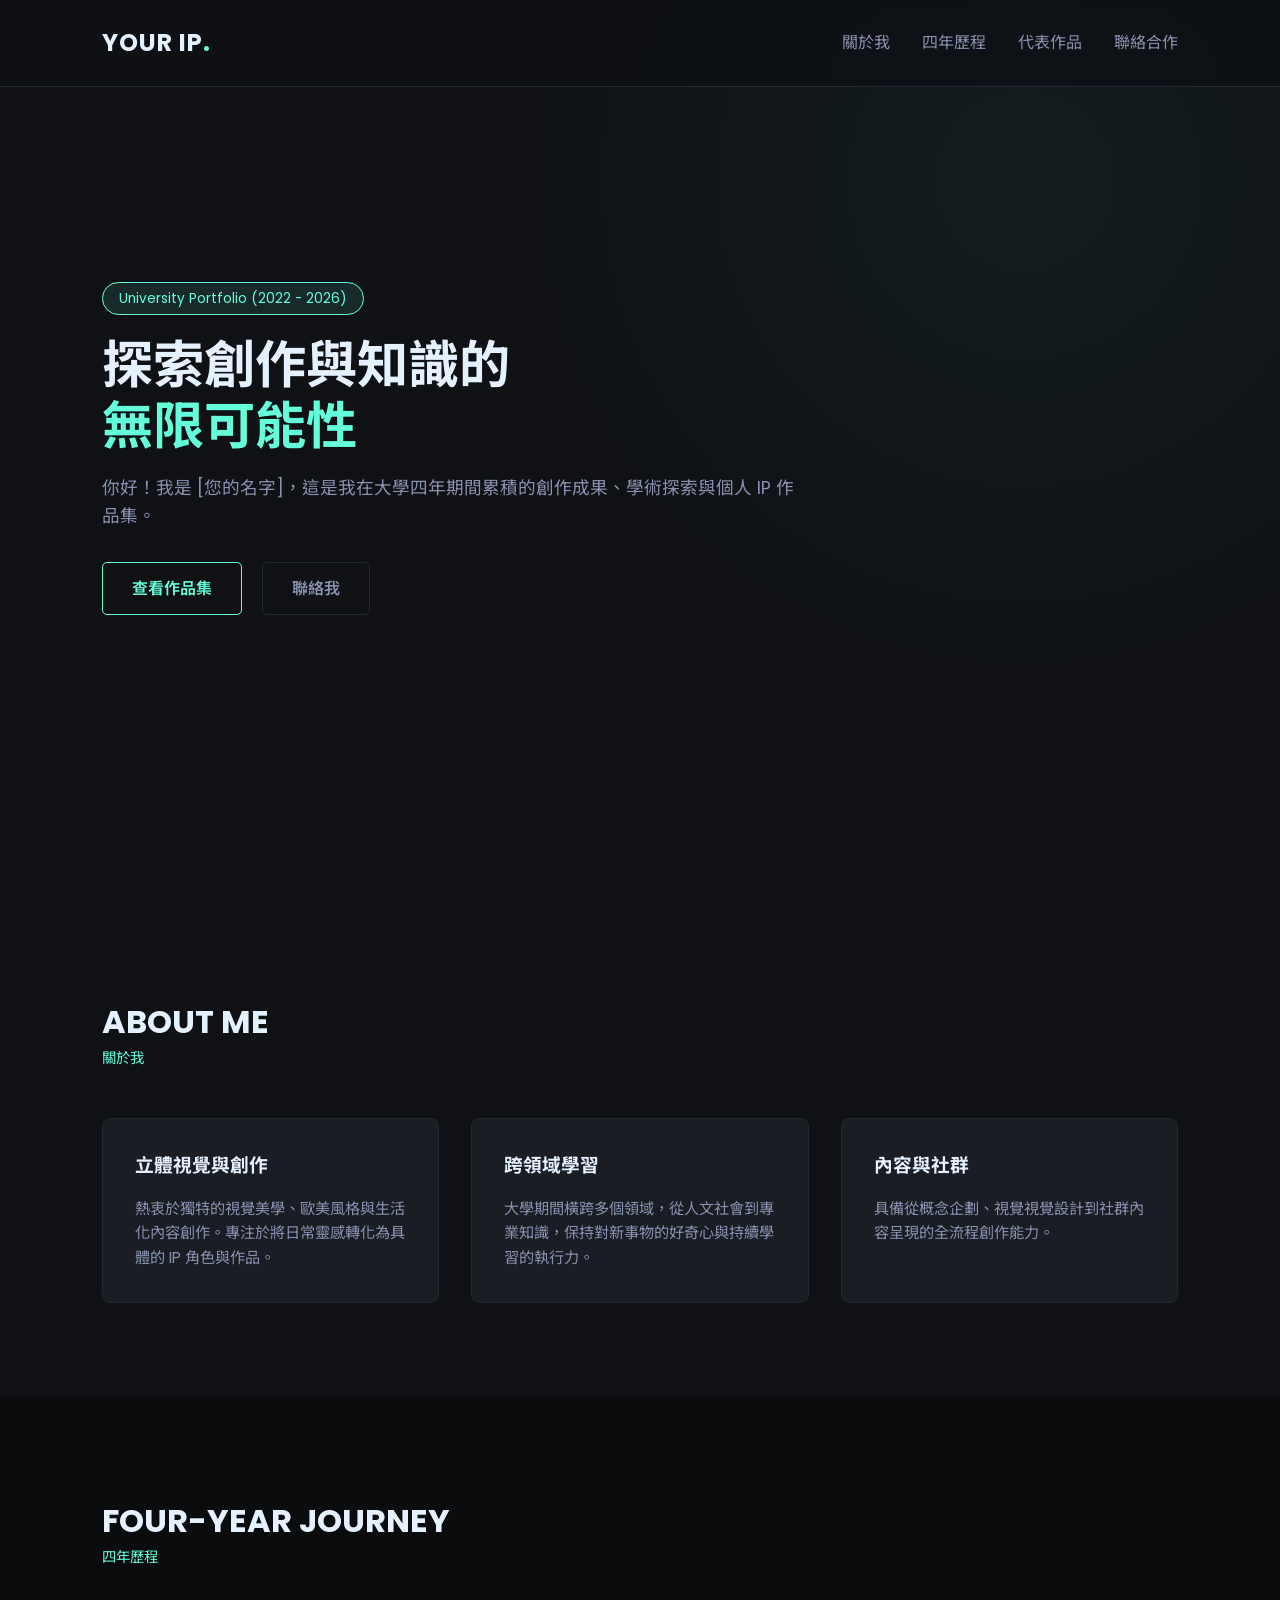
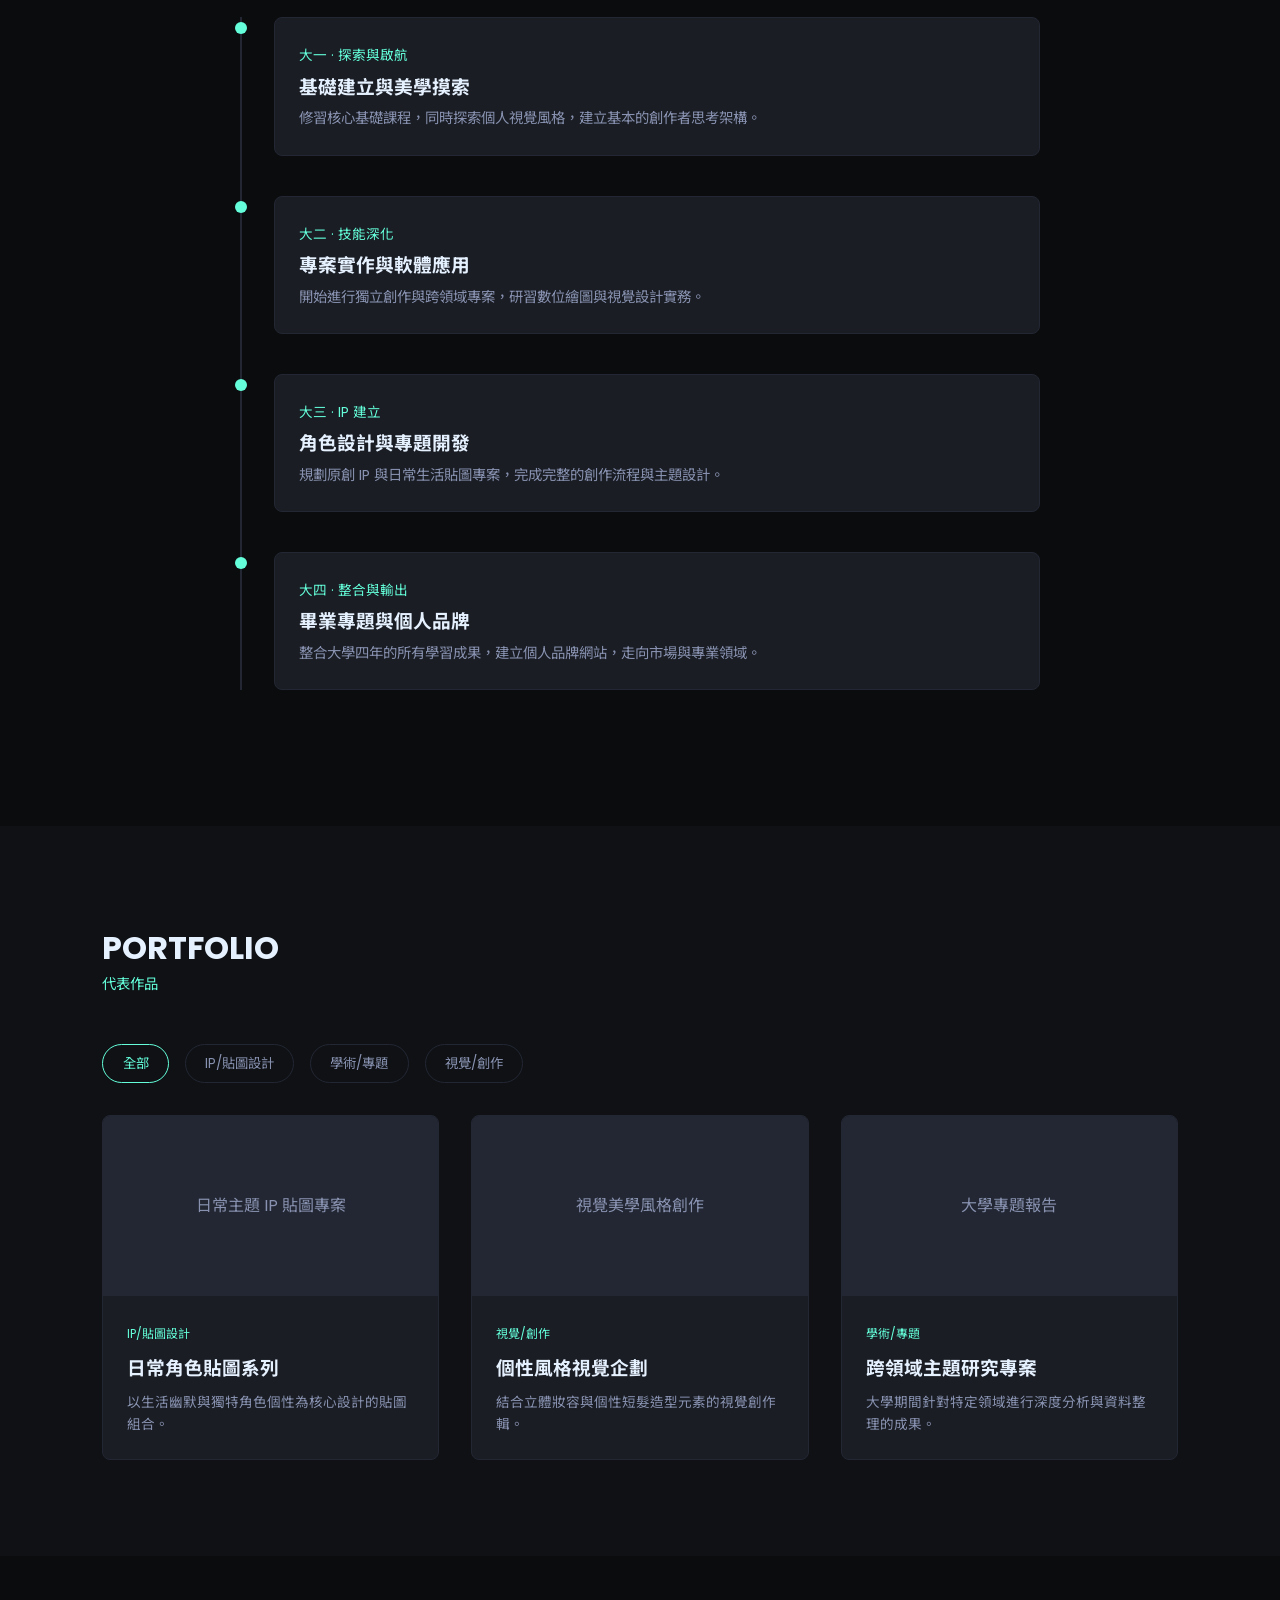
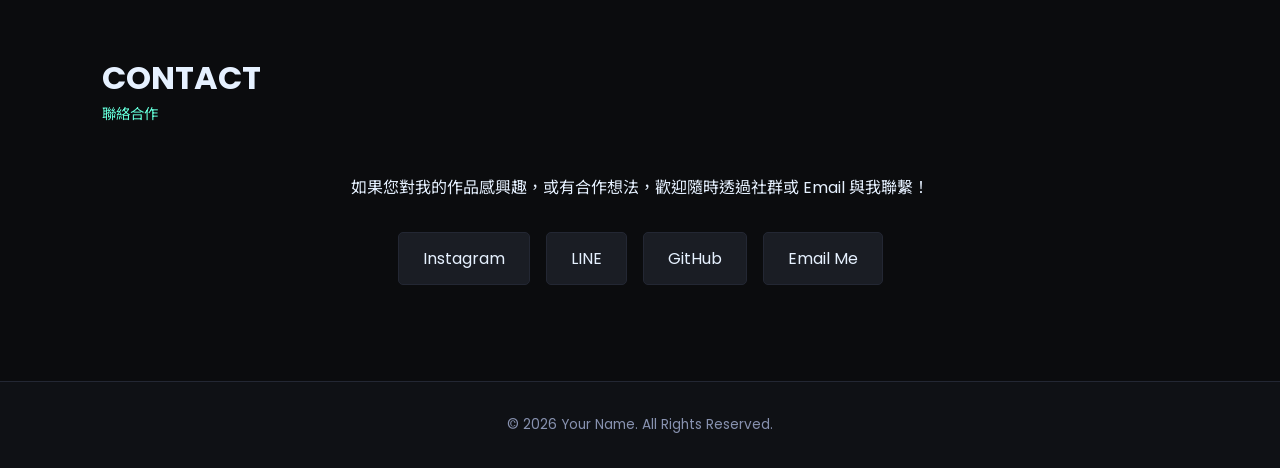
<file: index.html>
<!DOCTYPE html>
<html lang="zh-TW">
<head>
    <meta charset="UTF-8">
    <meta name="viewport" content="width=device-width, initial-scale=1.0">
    <title>My University Journey | 個人 IP 成果展</title>
    <link rel="stylesheet" href="style.css">
    <!-- Google Fonts 載入好看的字型 -->
    <link rel="preconnect" href="https://fonts.googleapis.com">
    <link rel="preconnect" href="https://fonts.gstatic.com" crossorigin>
    <link href="https://fonts.googleapis.com/css2?family=Noto+Sans+TC:wght@300;400;700&family=Poppins:wght@400;600;700&display=swap" rel="stylesheet">
</head>
<body>

    <!-- 導覽列 -->
    <nav class="navbar">
        <div class="logo">YOUR IP<span>.</span></div>
        <ul class="nav-links">
            <li><a href="#about">關於我</a></li>
            <li><a href="#timeline">四年歷程</a></li>
            <li><a href="#portfolio">代表作品</a></li>
            <li><a href="#contact">聯絡合作</a></li>
        </ul>
    </nav>

    <!-- 首頁 Hero Section -->
    <section id="hero" class="hero">
        <div class="hero-content">
            <span class="badge">University Portfolio (2022 - 2026)</span>
            <h1>探索創作與知識的<br><span class="highlight">無限可能性</span></h1>
            <p>你好！我是 [您的名字]，這是我在大學四年期間累積的創作成果、學術探索與個人 IP 作品集。</p>
            <div class="hero-buttons">
                <a href="#portfolio" class="btn primary-btn">查看作品集</a>
                <a href="#contact" class="btn secondary-btn">聯絡我</a>
            </div>
        </div>
    </section>

    <!-- 關於我 About Section -->
    <section id="about" class="section">
        <h2 class="section-title">ABOUT ME<span>關於我</span></h2>
        <div class="about-container">
            <div class="about-card">
                <h3>立體視覺與創作</h3>
                <p>熱衷於獨特的視覺美學、歐美風格與生活化內容創作。專注於將日常靈感轉化為具體的 IP 角色與作品。</p>
            </div>
            <div class="about-card">
                <h3>跨領域學習</h3>
                <p>大學期間橫跨多個領域，從人文社會到專業知識，保持對新事物的好奇心與持續學習的執行力。</p>
            </div>
            <div class="about-card">
                <h3>內容與社群</h3>
                <p>具備從概念企劃、視覺視覺設計到社群內容呈現的全流程創作能力。</p>
            </div>
        </div>
    </section>

    <!-- 四年歷程 Timeline Section -->
    <section id="timeline" class="section dark-bg">
        <h2 class="section-title">FOUR-YEAR JOURNEY<span>四年歷程</span></h2>
        <div class="timeline">
            <div class="timeline-item">
                <div class="timeline-dot"></div>
                <div class="timeline-content">
                    <span class="year">大一 · 探索與啟航</span>
                    <h3>基礎建立與美學摸索</h3>
                    <p>修習核心基礎課程，同時探索個人視覺風格，建立基本的創作者思考架構。</p>
                </div>
            </div>
            <div class="timeline-item">
                <div class="timeline-dot"></div>
                <div class="timeline-content">
                    <span class="year">大二 · 技能深化</span>
                    <h3>專案實作與軟體應用</h3>
                    <p>開始進行獨立創作與跨領域專案，研習數位繪圖與視覺設計實務。</p>
                </div>
            </div>
            <div class="timeline-item">
                <div class="timeline-dot"></div>
                <div class="timeline-content">
                    <span class="year">大三 · IP 建立</span>
                    <h3>角色設計與專題開發</h3>
                    <p>規劃原創 IP 與日常生活貼圖專案，完成完整的創作流程與主題設計。</p>
                </div>
            </div>
            <div class="timeline-item">
                <div class="timeline-dot"></div>
                <div class="timeline-content">
                    <span class="year">大四 · 整合與輸出</span>
                    <h3>畢業專題與個人品牌</h3>
                    <p>整合大學四年的所有學習成果，建立個人品牌網站，走向市場與專業領域。</p>
                </div>
            </div>
        </div>
    </section>

    <!-- 代表作品 Portfolio Section -->
    <section id="portfolio" class="section">
        <h2 class="section-title">PORTFOLIO<span>代表作品</span></h2>
        
        <!-- 分類篩選按鈕 -->
        <div class="filter-buttons">
            <button class="filter-btn active" data-filter="all">全部</button>
            <button class="filter-btn" data-filter="ip">IP/貼圖設計</button>
            <button class="filter-btn" data-filter="academic">學術/專題</button>
            <button class="filter-btn" data-filter="visual">視覺/創作</button>
        </div>

        <div class="portfolio-grid">
            <!-- 作品卡片 1 -->
            <div class="portfolio-card" data-category="ip">
                <div class="card-img">
                    <div class="img-placeholder">日常主題 IP 貼圖專案</div>
                </div>
                <div class="card-info">
                    <span class="tag">IP/貼圖設計</span>
                    <h3>日常角色貼圖系列</h3>
                    <p>以生活幽默與獨特角色個性為核心設計的貼圖組合。</p>
                </div>
            </div>

            <!-- 作品卡片 2 -->
            <div class="portfolio-card" data-category="visual">
                <div class="card-img">
                    <div class="img-placeholder">視覺美學風格創作</div>
                </div>
                <div class="card-info">
                    <span class="tag">視覺/創作</span>
                    <h3>個性風格視覺企劃</h3>
                    <p>結合立體妝容與個性短髮造型元素的視覺創作輯。</p>
                </div>
            </div>

            <!-- 作品卡片 3 -->
            <div class="portfolio-card" data-category="academic">
                <div class="card-img">
                    <div class="img-placeholder">大學專題報告</div>
                </div>
                <div class="card-info">
                    <span class="tag">學術/專題</span>
                    <h3>跨領域主題研究專案</h3>
                    <p>大學期間針對特定領域進行深度分析與資料整理的成果。</p>
                </div>
            </div>
        </div>
    </section>

    <!-- 聯絡 Contact Section -->
    <section id="contact" class="section dark-bg">
        <h2 class="section-title">CONTACT<span>聯絡合作</span></h2>
        <div class="contact-container">
            <p>如果您對我的作品感興趣，或有合作想法，歡迎隨時透過社群或 Email 與我聯繫！</p>
            <div class="social-links">
                <a href="#" class="social-btn">Instagram</a>
                <a href="#" class="social-btn">LINE</a>
                <a href="#" class="social-btn">GitHub</a>
                <a href="mailto:your-email@gmail.com" class="social-btn">Email Me</a>
            </div>
        </div>
    </section>

    <!-- 頁尾 -->
    <footer>
        <p>&copy; 2026 Your Name. All Rights Reserved.</p>
    </footer>

    <script src="script.js"></script>
</body>
</html>
</file>
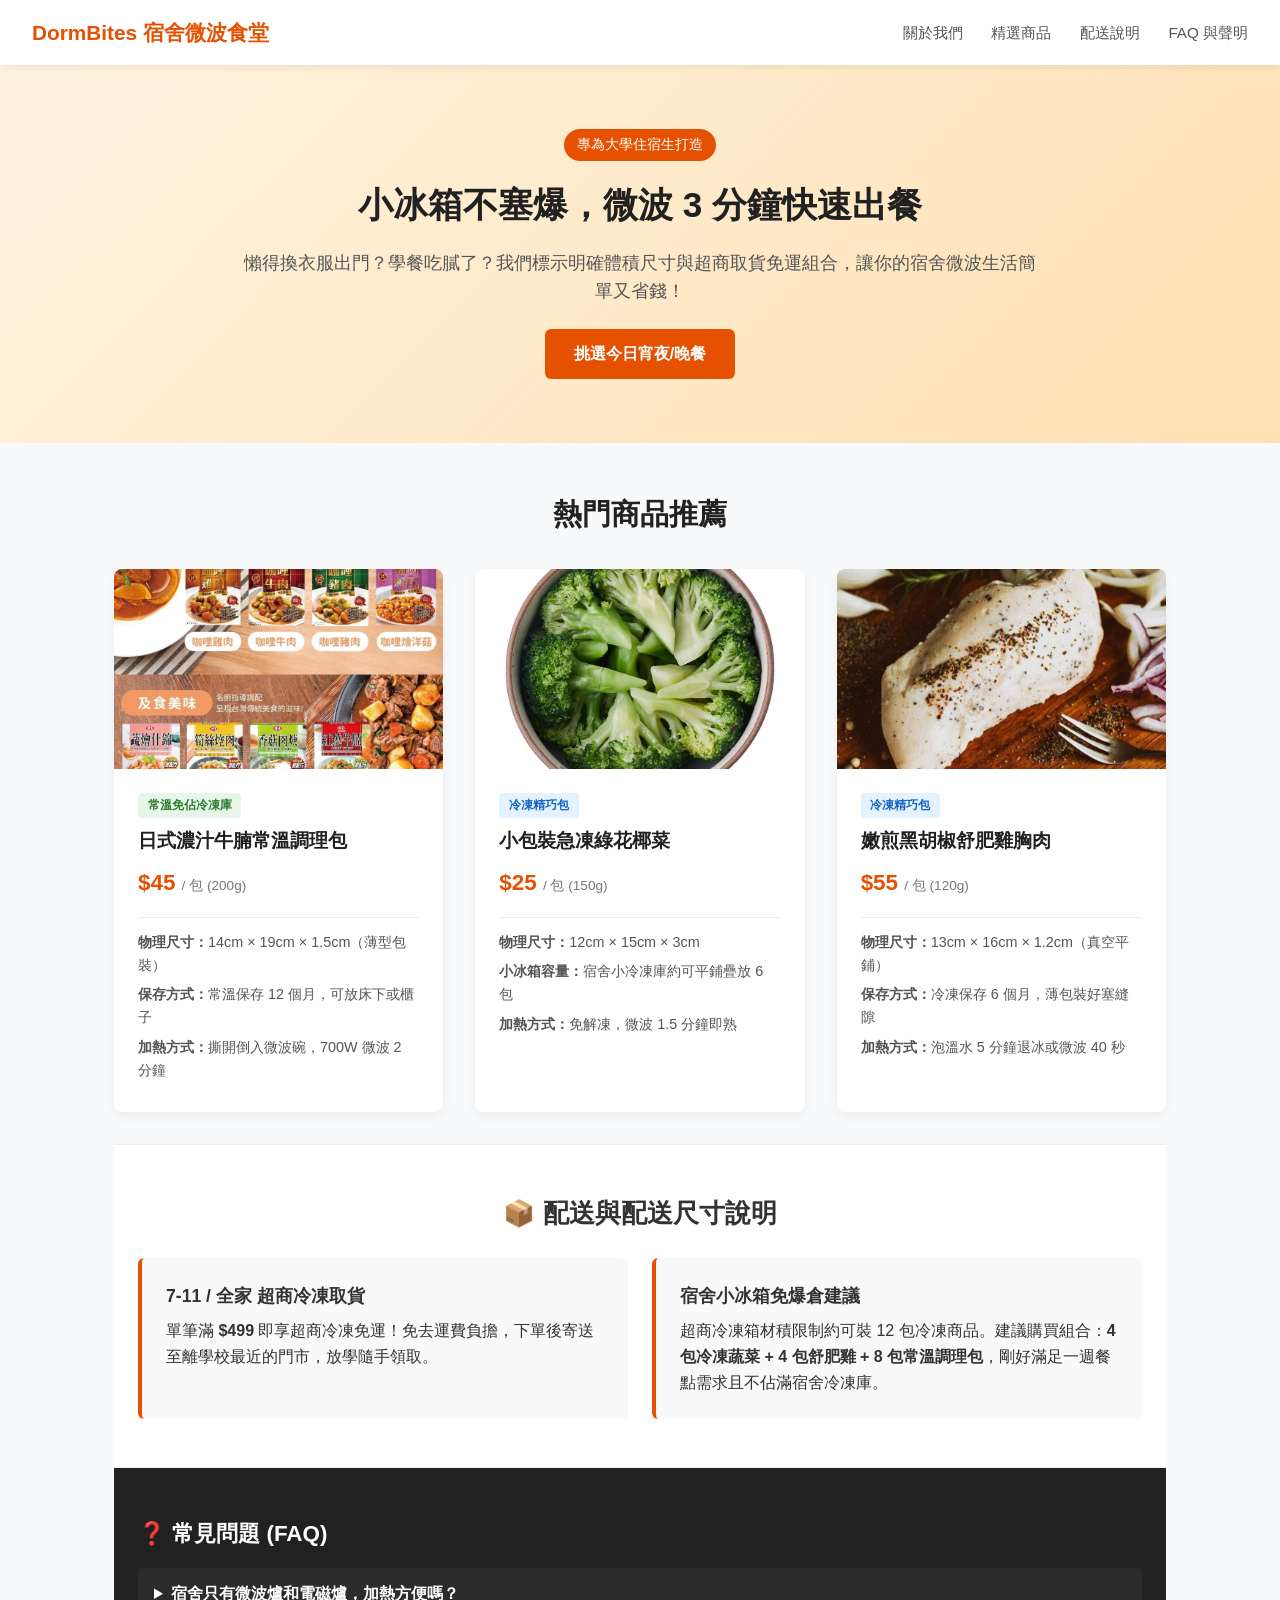
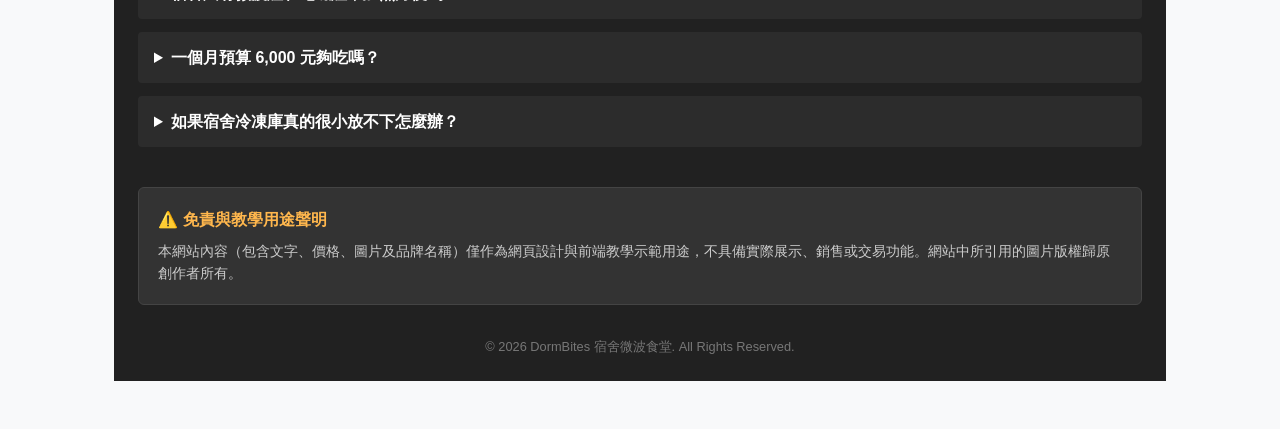
<file: 123/index.html>
<!-- index.html -->
<!DOCTYPE html>
<html lang="zh-TW">
<head>
  <meta charset="UTF-8">
  <meta name="viewport" content="width=device-width, initial-scale=1.0">
  <title>宿舍微波食堂 DormBites - 小冰箱友善的常溫與冷凍料理包</title>
  <link rel="stylesheet" href="style.css">
</head>
<body>

  <!-- 品牌主視覺與導覽 -->
  <header class="navbar">
    <div class="logo">DormBites 宿舍微波食堂</div>
    <nav class="nav-links">
      <a href="#about">關於我們</a>
      <a href="#products">精選商品</a>
      <a href="#shipping">配送說明</a>
      <a href="#faq">FAQ 與聲明</a>
    </nav>
  </header>

  <section class="hero" id="about">
    <div class="hero-content">
      <span class="hero-badge">專為大學住宿生打造</span>
      <h1>小冰箱不塞爆，微波 3 分鐘快速出餐</h1>
      <p>懶得換衣服出門？學餐吃膩了？我們標示明確體積尺寸與超商取貨免運組合，讓你的宿舍微波生活簡單又省錢！</p>
      <a href="#products" class="btn">挑選今日宵夜/晚餐</a>
    </div>
  </section>

  <!-- 至少 3 項商品區域 -->
  <main class="container" id="products">
    <h2 class="section-title">熱門商品推薦</h2>
    <div class="product-grid">

      <!-- 商品 1 -->
      <article class="product-card">
        <img src="images/curry.jpg" alt="日式濃汁牛腩常溫調理包" class="product-img">
        <div class="product-info">
          <span class="tag tag-normal">常溫免佔冷凍庫</span>
          <h3>日式濃汁牛腩常溫調理包</h3>
          <p class="price">$45 <span class="unit">/ 包 (200g)</span></p>
          <ul class="specs">
            <li><strong>物理尺寸：</strong>14cm × 19cm × 1.5cm（薄型包裝）</li>
            <li><strong>保存方式：</strong>常溫保存 12 個月，可放床下或櫃子</li>
            <li><strong>加熱方式：</strong>撕開倒入微波碗，700W 微波 2 分鐘</li>
          </ul>
        </div>
      </article>

      <!-- 商品 2 -->
      <article class="product-card">
        <img src="images/veggies.jpg" alt="小包裝急凍綠花椰菜" class="product-img">
        <div class="product-info">
          <span class="tag tag-frozen">冷凍精巧包</span>
          <h3>小包裝急凍綠花椰菜</h3>
          <p class="price">$25 <span class="unit">/ 包 (150g)</span></p>
          <ul class="specs">
            <li><strong>物理尺寸：</strong>12cm × 15cm × 3cm</li>
            <li><strong>小冰箱容量：</strong>宿舍小冷凍庫約可平鋪疊放 6 包</li>
            <li><strong>加熱方式：</strong>免解凍，微波 1.5 分鐘即熟</li>
          </ul>
        </div>
      </article>

      <!-- 商品 3 -->
      <article class="product-card">
        <img src="images/chicken.jpg" alt="嫩煎黑胡椒舒肥雞胸肉" class="product-img">
        <div class="product-info">
          <span class="tag tag-frozen">冷凍精巧包</span>
          <h3>嫩煎黑胡椒舒肥雞胸肉</h3>
          <p class="price">$55 <span class="unit">/ 包 (120g)</span></p>
          <ul class="specs">
            <li><strong>物理尺寸：</strong>13cm × 16cm × 1.2cm（真空平鋪）</li>
            <li><strong>保存方式：</strong>冷凍保存 6 個月，薄包裝好塞縫隙</li>
            <li><strong>加熱方式：</strong>泡溫水 5 分鐘退冰或微波 40 秒</li>
          </ul>
        </div>
      </article>

    </div>
  </section>

  <!-- 配送說明 -->
  <section class="shipping-section" id="shipping">
    <div class="shipping-card">
      <h2>📦 配送與配送尺寸說明</h2>
      <div class="shipping-grid">
        <div class="shipping-item">
          <h3>7-11 / 全家 超商冷凍取貨</h3>
          <p>單筆滿 <strong>$499</strong> 即享超商冷凍免運！免去運費負擔，下單後寄送至離學校最近的門市，放學隨手領取。</p>
        </div>
        <div class="shipping-item">
          <h3>宿舍小冰箱免爆倉建議</h3>
          <p>超商冷凍箱材積限制約可裝 12 包冷凍商品。建議購買組合：<strong>4 包冷凍蔬菜 + 4 包舒肥雞 + 8 包常溫調理包</strong>，剛好滿足一週餐點需求且不佔滿宿舍冷凍庫。</p>
        </div>
      </div>
    </div>
  </section>

  <!-- FAQ 與教學用途聲明 -->
  <footer class="footer" id="faq">
    <div class="footer-container">
      <div class="faq-section">
        <h2>❓ 常見問題 (FAQ)</h2>
        <details>
          <summary>宿舍只有微波爐和電磁爐，加熱方便嗎？</summary>
          <p>非常方便！所有常溫包皆可隔水加熱或微波；冷凍包裝皆經過預熟處理，只需撕開放入微波碗 1~2 分鐘即可食用。</p>
        </details>
        <details>
          <summary>一個月預算 6,000 元夠吃嗎？</summary>
          <p>我們的常溫包平均單餐約 $45~$80，搭配微波飯與冷凍蔬菜，單餐可控制在 $75 左右，完全落在每月預算內。</p>
        </details>
        <details>
          <summary>如果宿舍冷凍庫真的很小放不下怎麼辦？</summary>
          <p>建議選擇「常溫調理包為主，冷凍商品少量多次」的購買策略，常溫包可直接放在桌下或櫃子裡不占冷凍空間。</p>
        </details>
      </div>

      <div class="disclaimer">
        <h3>⚠️ 免責與教學用途聲明</h3>
        <p>本網站內容（包含文字、價格、圖片及品牌名稱）僅作為網頁設計與前端教學示範用途，不具備實際展示、銷售或交易功能。網站中所引用的圖片版權歸原創作者所有。</p>
      </div>
      <p class="copyright">&copy; 2026 DormBites 宿舍微波食堂. All Rights Reserved.</p>
    </div>
  </footer>

</body>
</html>
</file>
<file: style.css>
/* 全局重置與變數定義 */
* {
    margin: 0;
    padding: 0;
    box-sizing: border-box;
    font-family: 'Poppins', 'Noto Sans TC', sans-serif;
    scroll-behavior: smooth;
}

:root {
    --bg-color: #0f1115;
    --card-bg: #1a1d24;
    --accent-color: #64ffda; /* 灰藍/亮色點綴 */
    --text-main: #e6f1ff;
    --text-muted: #8892b0;
    --border-color: #232733;
}

body {
    background-color: var(--bg-color);
    color: var(--text-main);
    line-height: 1.6;
}

/* 導覽列 */
.navbar {
    display: flex;
    justify-content: space-between;
    align-items: center;
    padding: 1.5rem 8%;
    background: rgba(15, 17, 21, 0.85);
    backdrop-filter: blur(10px);
    position: fixed;
    top: 0;
    width: 100%;
    z-index: 1000;
    border-bottom: 1px solid var(--border-color);
}

.logo {
    font-size: 1.5rem;
    font-weight: 700;
    letter-spacing: 1px;
}

.logo span {
    color: var(--accent-color);
}

.nav-links {
    display: flex;
    list-style: none;
    gap: 2rem;
}

.nav-links a {
    color: var(--text-muted);
    text-decoration: none;
    transition: 0.3s;
}

.nav-links a:hover {
    color: var(--accent-color);
}

/* Hero 區塊 */
.hero {
    height: 100vh;
    display: flex;
    align-items: center;
    padding: 0 8%;
    background: radial-gradient(circle at 80% 20%, rgba(100, 255, 218, 0.05), transparent 40%);
}

.hero-content {
    max-width: 700px;
}

.badge {
    background: rgba(100, 255, 218, 0.1);
    color: var(--accent-color);
    padding: 0.4rem 1rem;
    border-radius: 20px;
    font-size: 0.85rem;
    border: 1px solid var(--accent-color);
}

.hero h1 {
    font-size: 3.2rem;
    margin: 1.5rem 0 1rem;
    line-height: 1.2;
}

.highlight {
    color: var(--accent-color);
}

.hero p {
    color: var(--text-muted);
    font-size: 1.1rem;
    margin-bottom: 2rem;
}

.btn {
    display: inline-block;
    padding: 0.8rem 1.8rem;
    border-radius: 5px;
    text-decoration: none;
    font-weight: 600;
    transition: 0.3s;
    margin-right: 1rem;
}

.primary-btn {
    background-color: transparent;
    color: var(--accent-color);
    border: 1px solid var(--accent-color);
}

.primary-btn:hover {
    background-color: rgba(100, 255, 218, 0.1);
}

.secondary-btn {
    color: var(--text-muted);
    border: 1px solid var(--border-color);
}

.secondary-btn:hover {
    color: var(--text-main);
    border-color: var(--text-muted);
}

/* 通用 Section 樣式 */
.section {
    padding: 6rem 8%;
}

.dark-bg {
    background-color: #0b0c0e;
}

.section-title {
    font-size: 2rem;
    margin-bottom: 3rem;
    position: relative;
}

.section-title span {
    display: block;
    font-size: 0.9rem;
    color: var(--accent-color);
    font-weight: 400;
}

/* About 區塊 */
.about-container {
    display: grid;
    grid-template-columns: repeat(auto-fit, minmax(280px, 1fr));
    gap: 2rem;
}

.about-card {
    background: var(--card-bg);
    padding: 2rem;
    border-radius: 8px;
    border: 1px solid var(--border-color);
    transition: 0.3s;
}

.about-card:hover {
    transform: translateY(-5px);
    border-color: var(--accent-color);
}

.about-card h3 {
    margin-bottom: 1rem;
    color: var(--text-main);
}

.about-card p {
    color: var(--text-muted);
    font-size: 0.95rem;
}

/* Timeline 歷程區塊 */
.timeline {
    position: relative;
    max-width: 800px;
    margin: 0 auto;
    border-left: 2px solid var(--border-color);
    padding-left: 2rem;
}

.timeline-item {
    position: relative;
    margin-bottom: 2.5rem;
}

.timeline-dot {
    width: 12px;
    height: 12px;
    background: var(--accent-color);
    border-radius: 50%;
    position: absolute;
    left: -2.45rem;
    top: 5px;
}

.timeline-content {
    background: var(--card-bg);
    padding: 1.5rem;
    border-radius: 8px;
    border: 1px solid var(--border-color);
}

.timeline-content .year {
    font-size: 0.85rem;
    color: var(--accent-color);
}

.timeline-content h3 {
    margin: 0.3rem 0;
}

.timeline-content p {
    color: var(--text-muted);
    font-size: 0.9rem;
}

/* Portfolio 作品集 */
.filter-buttons {
    display: flex;
    gap: 1rem;
    margin-bottom: 2rem;
}

.filter-btn {
    background: transparent;
    border: 1px solid var(--border-color);
    color: var(--text-muted);
    padding: 0.5rem 1.2rem;
    border-radius: 20px;
    cursor: pointer;
    transition: 0.3s;
}

.filter-btn.active, .filter-btn:hover {
    color: var(--accent-color);
    border-color: var(--accent-color);
}

.portfolio-grid {
    display: grid;
    grid-template-columns: repeat(auto-fit, minmax(300px, 1fr));
    gap: 2rem;
}

.portfolio-card {
    background: var(--card-bg);
    border-radius: 8px;
    overflow: hidden;
    border: 1px solid var(--border-color);
    transition: 0.3s;
}

.portfolio-card:hover {
    transform: translateY(-5px);
}

.card-img {
    height: 180px;
    background: #232733;
    display: flex;
    justify-content: center;
    align-items: center;
    color: var(--text-muted);
}

.card-info {
    padding: 1.5rem;
}

.card-info .tag {
    font-size: 0.75rem;
    color: var(--accent-color);
    text-transform: uppercase;
}

.card-info h3 {
    margin: 0.5rem 0;
}

.card-info p {
    color: var(--text-muted);
    font-size: 0.85rem;
}

/* Contact 區塊 */
.contact-container {
    text-align: center;
    max-width: 600px;
    margin: 0 auto;
}

.social-links {
    display: flex;
    justify-content: center;
    gap: 1rem;
    margin-top: 2rem;
    flex-wrap: wrap;
}

.social-btn {
    padding: 0.8rem 1.5rem;
    background: var(--card-bg);
    border: 1px solid var(--border-color);
    color: var(--text-main);
    text-decoration: none;
    border-radius: 5px;
    transition: 0.3s;
}

.social-btn:hover {
    border-color: var(--accent-color);
    color: var(--accent-color);
}

footer {
    text-align: center;
    padding: 2rem;
    border-top: 1px solid var(--border-color);
    color: var(--text-muted);
    font-size: 0.85rem;
}
</file>
<file: 123/style.css>
/* style.css */

/* 基礎設定與 CSS 重置 */
* {
  box-sizing: border-box;
  margin: 0;
  padding: 0;
}

body {
  font-family: -apple-system, BlinkMacSystemFont, "Segoe UI", Roboto, "Helvetica Neue", Arial, sans-serif;
  line-height: 1.6;
  color: #333333;
  background-color: #f8f9fa;
}

/* 品牌導覽列 */
.navbar {
  display: flex;
  justify-content: space-between;
  align-items: center;
  background-color: #ffffff;
  padding: 1rem 2rem;
  box-shadow: 0 2px 8px rgba(0, 0, 0, 0.08);
  position: sticky;
  top: 0;
  z-index: 100;
}

.logo {
  font-size: 1.3rem;
  font-weight: bold;
  color: #e65100;
}

.nav-links a {
  color: #555555;
  text-decoration: none;
  margin-left: 1.5rem;
  font-size: 0.95rem;
  transition: color 0.2s;
}

.nav-links a:hover {
  color: #e65100;
}

/* Hero 主視覺 */
.hero {
  background: linear-gradient(135deg, #fff3e0 0%, #ffe0b2 100%);
  padding: 4rem 1.5rem;
  text-align: center;
}

.hero-content {
  max-width: 800px;
  margin: 0 auto;
}

.hero-badge {
  display: inline-block;
  background-color: #e65100;
  color: #ffffff;
  font-size: 0.85rem;
  padding: 0.3rem 0.8rem;
  border-radius: 20px;
  margin-bottom: 1rem;
}

.hero h1 {
  font-size: 2.2rem;
  color: #212121;
  margin-bottom: 1rem;
}

.hero p {
  font-size: 1.1rem;
  color: #555555;
  margin-bottom: 1.5rem;
}

.btn {
  display: inline-block;
  background-color: #e65100;
  color: #ffffff;
  padding: 0.75rem 1.8rem;
  text-decoration: none;
  border-radius: 6px;
  font-weight: bold;
  transition: background-color 0.2s;
}

.btn:hover {
  background-color: #bf360c;
}

/* 主要容器與商品區塊 */
.container {
  max-width: 1100px;
  margin: 3rem auto;
  padding: 0 1.5rem;
}

.section-title {
  text-align: center;
  font-size: 1.8rem;
  margin-bottom: 2rem;
  color: #212121;
}

.product-grid {
  display: grid;
  grid-template-columns: repeat(auto-fit, minmax(280px, 1fr));
  gap: 2rem;
}

/* 商品卡片 */
.product-card {
  background: #ffffff;
  border-radius: 8px;
  overflow: hidden;
  box-shadow: 0 4px 12px rgba(0, 0, 0, 0.05);
  display: flex;
  flex-direction: column;
}

.product-img {
  width: 100%;
  height: 200px;
  object-fit: cover;
  background-color: #eee;
}

.product-info {
  padding: 1.5rem;
  display: flex;
  flex-direction: column;
  flex-grow: 1;
}

.tag {
  align-self: flex-start;
  font-size: 0.75rem;
  padding: 0.2rem 0.6rem;
  border-radius: 4px;
  margin-bottom: 0.5rem;
  font-weight: bold;
}

.tag-normal {
  background-color: #e8f5e9;
  color: #2e7d32;
}

.tag-frozen {
  background-color: #e3f2fd;
  color: #1565c0;
}

.product-info h3 {
  font-size: 1.2rem;
  margin-bottom: 0.5rem;
  color: #212121;
}

.price {
  font-size: 1.4rem;
  font-weight: bold;
  color: #e65100;
  margin-bottom: 1rem;
}

.price .unit {
  font-size: 0.85rem;
  color: #777777;
  font-weight: normal;
}

.specs {
  list-style: none;
  font-size: 0.9rem;
  color: #555555;
  border-top: 1px solid #eeeeee;
  padding-top: 0.8rem;
}

.specs li {
  margin-bottom: 0.4rem;
}

/* 配送說明區塊 */
.shipping-section {
  background-color: #ffffff;
  padding: 3rem 1.5rem;
  margin-top: 2rem;
  border-top: 1px solid #eeeeee;
  border-bottom: 1px solid #eeeeee;
}

.shipping-card {
  max-width: 1100px;
  margin: 0 auto;
}

.shipping-card h2 {
  font-size: 1.6rem;
  margin-bottom: 1.5rem;
  text-align: center;
}

.shipping-grid {
  display: grid;
  grid-template-columns: repeat(auto-fit, minmax(280px, 1fr));
  gap: 1.5rem;
}

.shipping-item {
  background: #f9f9f9;
  padding: 1.5rem;
  border-radius: 6px;
  border-left: 4px solid #e65100;
}

.shipping-item h3 {
  font-size: 1.1rem;
  margin-bottom: 0.5rem;
}

/* 頁尾與 FAQ */
.footer {
  background-color: #212121;
  color: #d1d1d1;
  padding: 3rem 1.5rem 1.5rem;
}

.footer-container {
  max-width: 1100px;
  margin: 0 auto;
}

.faq-section {
  margin-bottom: 2.5rem;
}

.faq-section h2 {
  color: #ffffff;
  font-size: 1.4rem;
  margin-bottom: 1rem;
}

details {
  background: #2c2c2c;
  margin-bottom: 0.8rem;
  padding: 0.8rem 1rem;
  border-radius: 4px;
}

summary {
  font-weight: bold;
  cursor: pointer;
  color: #ffffff;
}

details p {
  margin-top: 0.5rem;
  font-size: 0.9rem;
  color: #b0b0b0;
}

.disclaimer {
  background-color: #333333;
  padding: 1.2rem;
  border-radius: 6px;
  border: 1px solid #444444;
  margin-bottom: 2rem;
}

.disclaimer h3 {
  color: #ffb74d;
  font-size: 1rem;
  margin-bottom: 0.5rem;
}

.disclaimer p {
  font-size: 0.85rem;
  color: #cccccc;
}

.copyright {
  text-align: center;
  font-size: 0.8rem;
  color: #777777;
}

/* 響應式切換 (RWD 手機端) */
@media (max-width: 600px) {
  .navbar {
    flex-direction: column;
    align-items: flex-start;
  }
  
  .nav-links {
    margin-top: 0.8rem;
  }
  
  .nav-links a {
    margin-left: 0;
    margin-right: 1rem;
    font-size: 0.85rem;
  }
  
  .hero h1 {
    font-size: 1.6rem;
  }
}
</file>
